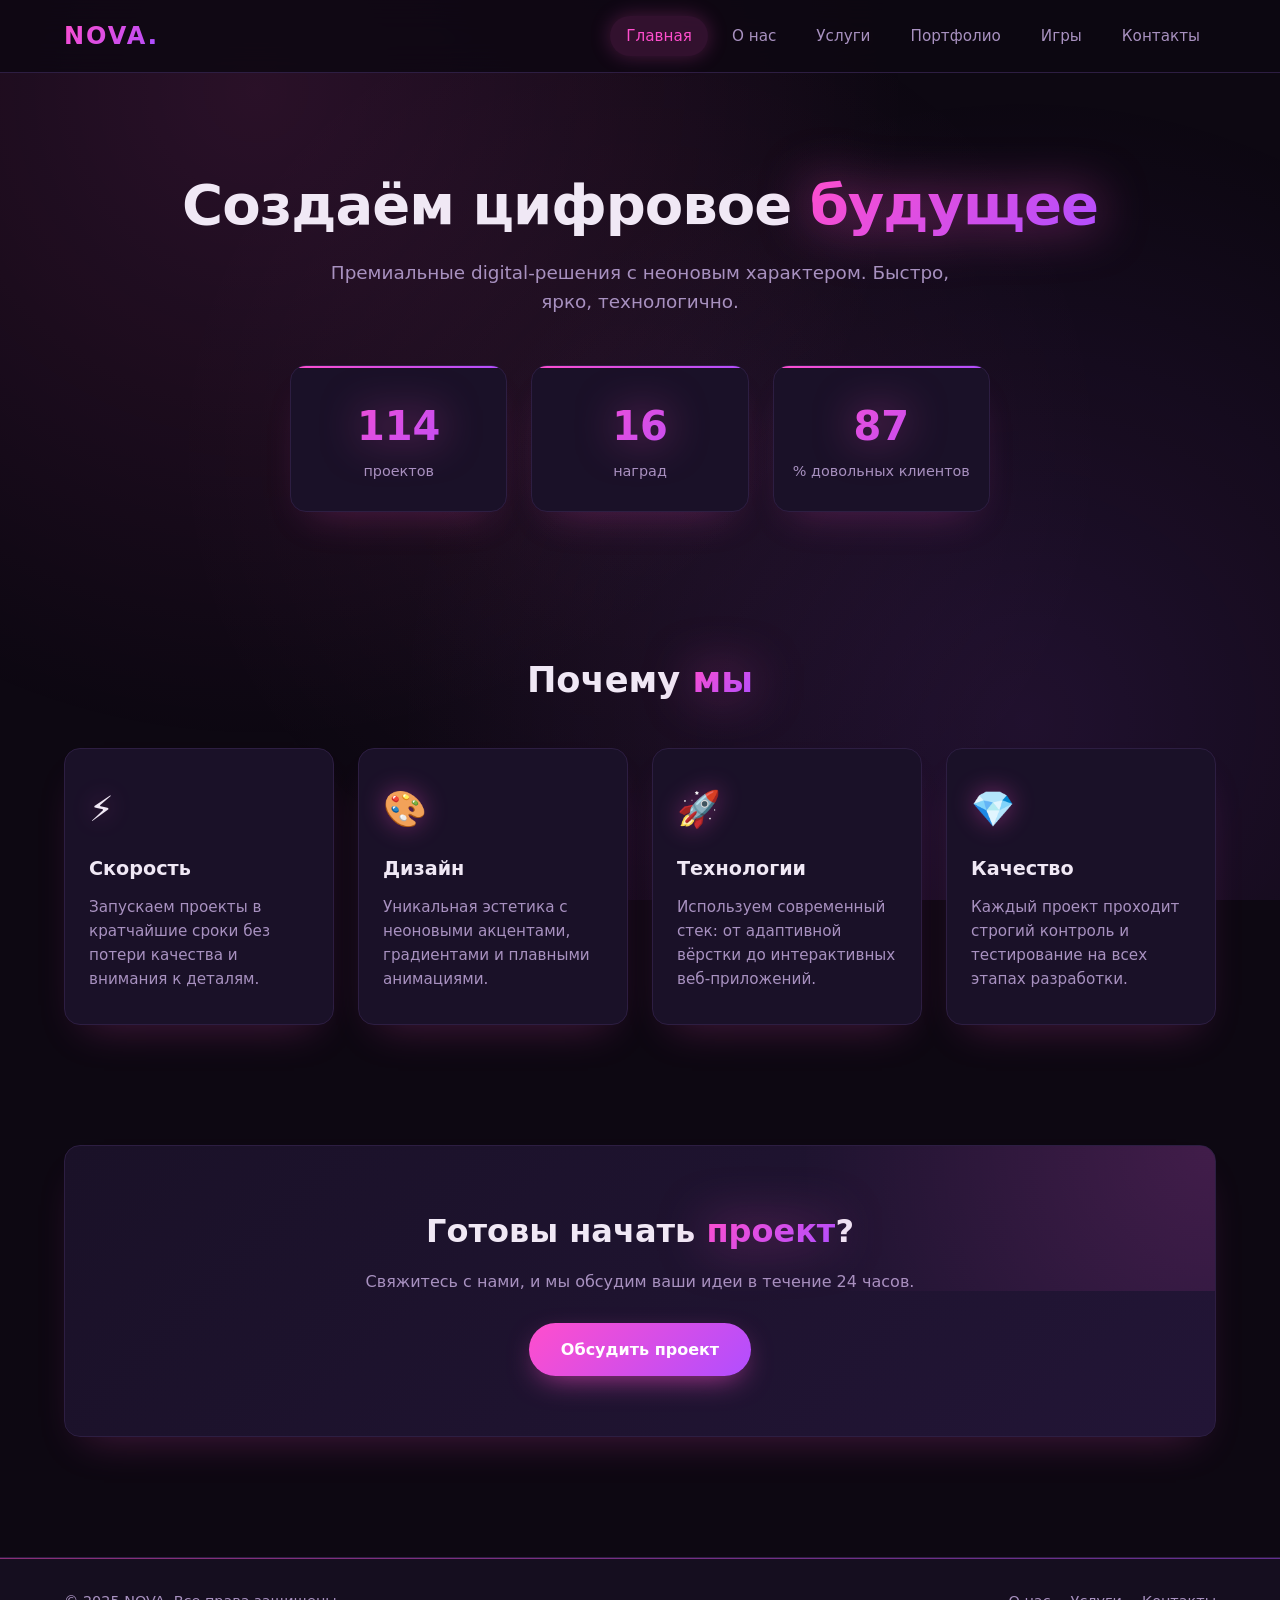
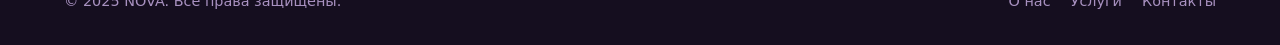
<file: index.html>
<!DOCTYPE html>
<html lang="ru">
<head>
  <meta charset="UTF-8">
  <meta name="viewport" content="width=device-width, initial-scale=1.0">
  <title>NOVA — Главная</title>
  <link rel="stylesheet" href="styles.css">
</head>
<body>
  <header class="header">
    <div class="nav-container">
      <a href="index.html" class="logo">NOVA<span>.</span></a>
      <nav class="nav">
        <a href="index.html" class="nav-link active">Главная</a>
        <a href="about.html" class="nav-link">О нас</a>
        <a href="services.html" class="nav-link">Услуги</a>
        <a href="portfolio.html" class="nav-link">Портфолио</a>
        <a href="games.html" class="nav-link">Игры</a>
        <a href="contact.html" class="nav-link">Контакты</a>
      </nav>
      <button class="menu-toggle" aria-label="Меню">☰</button>
    </div>
  </header>

  <main>
    <section class="hero">
      <div class="container">
        <h1 class="hero-title fade-up">Создаём цифровое <span class="accent">будущее</span></h1>
        <p class="hero-subtitle fade-up">Премиальные digital-решения с неоновым характером. Быстро, ярко, технологично.</p>
        <div class="counter-grid fade-up">
          <div class="counter-item">
            <span class="counter" data-target="126">0</span>
            <span class="counter-label">проектов</span>
          </div>
          <div class="counter-item">
            <span class="counter" data-target="18">0</span>
            <span class="counter-label">наград</span>
          </div>
          <div class="counter-item">
            <span class="counter" data-target="97">0</span>
            <span class="counter-label">% довольных клиентов</span>
          </div>
        </div>
      </div>
    </section>

    <section class="section">
      <div class="container">
        <h2 class="section-title fade-up">Почему <span class="accent">мы</span></h2>
        <div class="card-grid">
          <article class="card fade-up">
            <div class="card-icon">⚡</div>
            <h3>Скорость</h3>
            <p>Запускаем проекты в кратчайшие сроки без потери качества и внимания к деталям.</p>
          </article>
          <article class="card fade-up">
            <div class="card-icon">🎨</div>
            <h3>Дизайн</h3>
            <p>Уникальная эстетика с неоновыми акцентами, градиентами и плавными анимациями.</p>
          </article>
          <article class="card fade-up">
            <div class="card-icon">🚀</div>
            <h3>Технологии</h3>
            <p>Используем современный стек: от адаптивной вёрстки до интерактивных веб-приложений.</p>
          </article>
          <article class="card fade-up">
            <div class="card-icon">💎</div>
            <h3>Качество</h3>
            <p>Каждый проект проходит строгий контроль и тестирование на всех этапах разработки.</p>
          </article>
        </div>
      </div>
    </section>

    <section class="section">
      <div class="container">
        <div class="cta fade-up">
          <h2>Готовы начать <span class="accent">проект</span>?</h2>
          <p>Свяжитесь с нами, и мы обсудим ваши идеи в течение 24 часов.</p>
          <a href="contact.html" class="btn">Обсудить проект</a>
        </div>
      </div>
    </section>
  </main>

  <footer class="footer">
    <div class="container footer-inner">
      <p>© 2025 NOVA. Все права защищены.</p>
      <div class="footer-links">
        <a href="about.html">О нас</a>
        <a href="services.html">Услуги</a>
        <a href="contact.html">Контакты</a>
      </div>
    </div>
  </footer>

  <script src="script.js"></script>
</body>
</html>
</file>
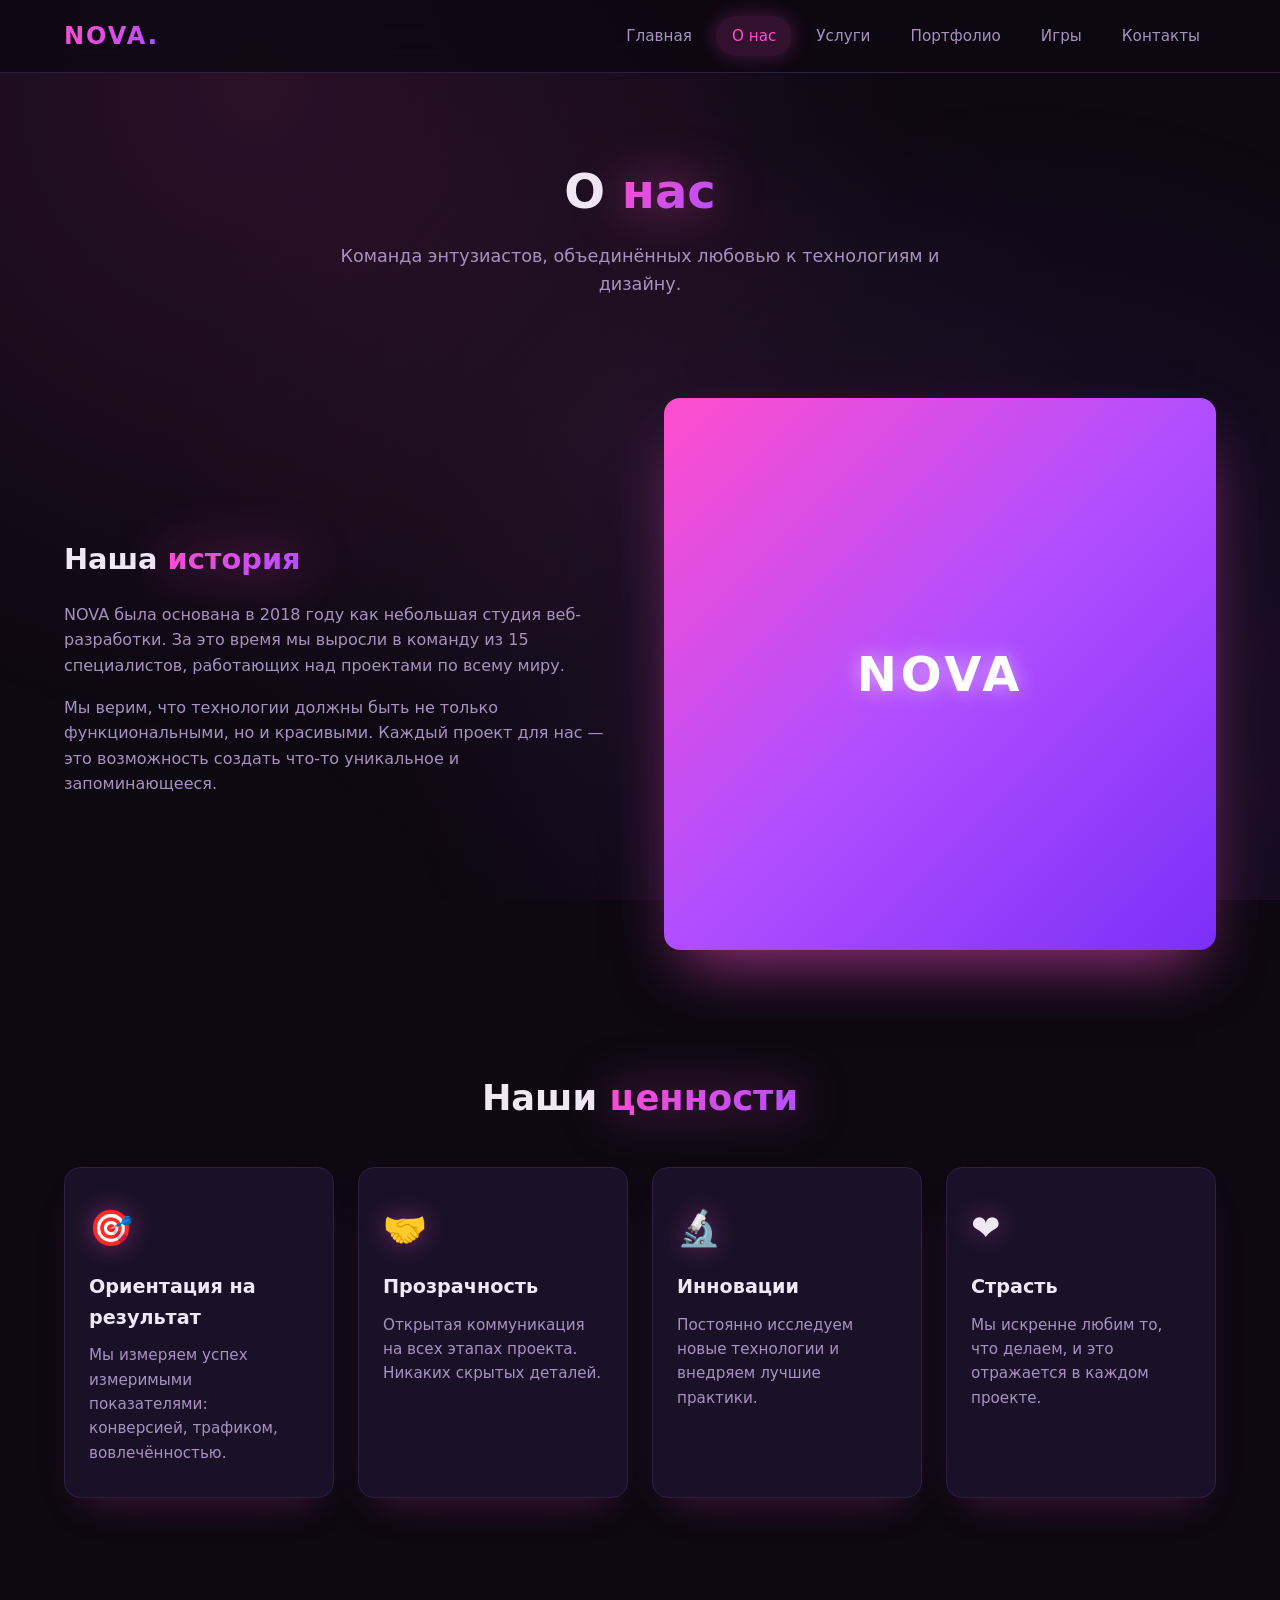
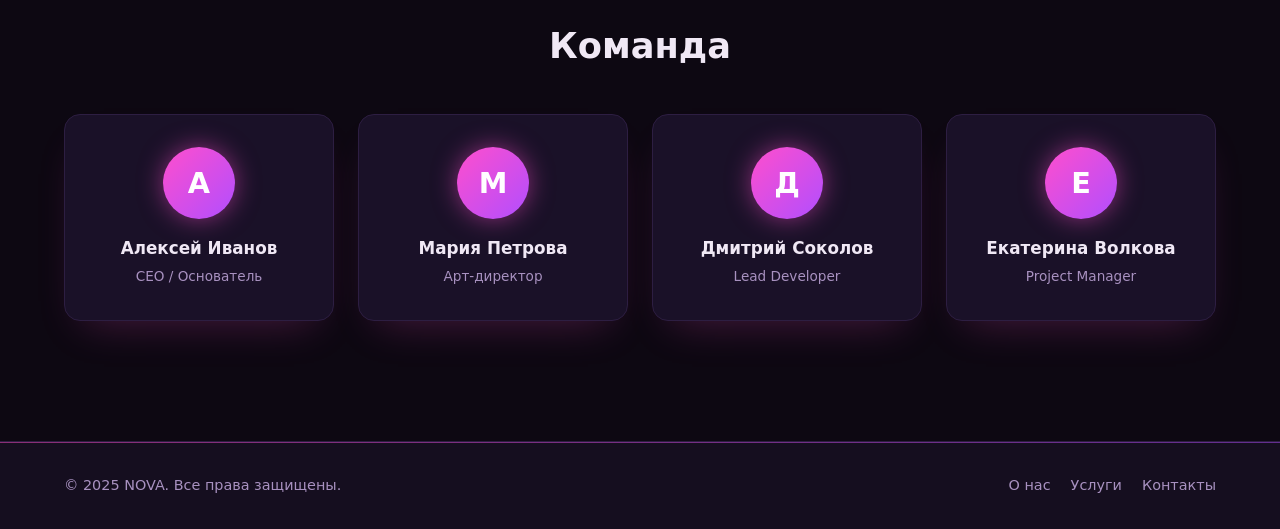
<file: about.html>
<!DOCTYPE html>
<html lang="ru">
<head>
  <meta charset="UTF-8">
  <meta name="viewport" content="width=device-width, initial-scale=1.0">
  <title>NOVA — О нас</title>
  <link rel="stylesheet" href="styles.css">
</head>
<body>
  <header class="header">
    <div class="nav-container">
      <a href="index.html" class="logo">NOVA<span>.</span></a>
      <nav class="nav">
        <a href="index.html" class="nav-link">Главная</a>
        <a href="about.html" class="nav-link active">О нас</a>
        <a href="services.html" class="nav-link">Услуги</a>
        <a href="portfolio.html" class="nav-link">Портфолио</a>
        <a href="games.html" class="nav-link">Игры</a>
        <a href="contact.html" class="nav-link">Контакты</a>
      </nav>
      <button class="menu-toggle" aria-label="Меню">☰</button>
    </div>
  </header>

  <main>
    <section class="section page-header">
      <div class="container">
        <h1 class="page-title fade-up">О <span class="accent">нас</span></h1>
        <p class="page-subtitle fade-up">Команда энтузиастов, объединённых любовью к технологиям и дизайну.</p>
      </div>
    </section>

    <section class="section">
      <div class="container">
        <div class="about-grid">
          <div class="about-text fade-up">
            <h2>Наша <span class="accent">история</span></h2>
            <p>NOVA была основана в 2018 году как небольшая студия веб-разработки. За это время мы выросли в команду из 15 специалистов, работающих над проектами по всему миру.</p>
            <p>Мы верим, что технологии должны быть не только функциональными, но и красивыми. Каждый проект для нас — это возможность создать что-то уникальное и запоминающееся.</p>
          </div>
          <div class="about-image fade-up">
            <div class="gradient-box">NOVA</div>
          </div>
        </div>
      </div>
    </section>

    <section class="section">
      <div class="container">
        <h2 class="section-title fade-up">Наши <span class="accent">ценности</span></h2>
        <div class="card-grid">
          <article class="card fade-up">
            <div class="card-icon">🎯</div>
            <h3>Ориентация на результат</h3>
            <p>Мы измеряем успех измеримыми показателями: конверсией, трафиком, вовлечённостью.</p>
          </article>
          <article class="card fade-up">
            <div class="card-icon">🤝</div>
            <h3>Прозрачность</h3>
            <p>Открытая коммуникация на всех этапах проекта. Никаких скрытых деталей.</p>
          </article>
          <article class="card fade-up">
            <div class="card-icon">🔬</div>
            <h3>Инновации</h3>
            <p>Постоянно исследуем новые технологии и внедряем лучшие практики.</p>
          </article>
          <article class="card fade-up">
            <div class="card-icon">❤️</div>
            <h3>Страсть</h3>
            <p>Мы искренне любим то, что делаем, и это отражается в каждом проекте.</p>
          </article>
        </div>
      </div>
    </section>

    <section class="section">
      <div class="container">
        <h2 class="section-title fade-up">Команда</h2>
        <div class="team-grid">
          <div class="team-card fade-up">
            <div class="avatar">A</div>
            <h3>Алексей Иванов</h3>
            <p>CEO / Основатель</p>
          </div>
          <div class="team-card fade-up">
            <div class="avatar">М</div>
            <h3>Мария Петрова</h3>
            <p>Арт-директор</p>
          </div>
          <div class="team-card fade-up">
            <div class="avatar">Д</div>
            <h3>Дмитрий Соколов</h3>
            <p>Lead Developer</p>
          </div>
          <div class="team-card fade-up">
            <div class="avatar">Е</div>
            <h3>Екатерина Волкова</h3>
            <p>Project Manager</p>
          </div>
        </div>
      </div>
    </section>
  </main>

  <footer class="footer">
    <div class="container footer-inner">
      <p>© 2025 NOVA. Все права защищены.</p>
      <div class="footer-links">
        <a href="about.html">О нас</a>
        <a href="services.html">Услуги</a>
        <a href="contact.html">Контакты</a>
      </div>
    </div>
  </footer>

  <script src="script.js"></script>
</body>
</html>
</file>
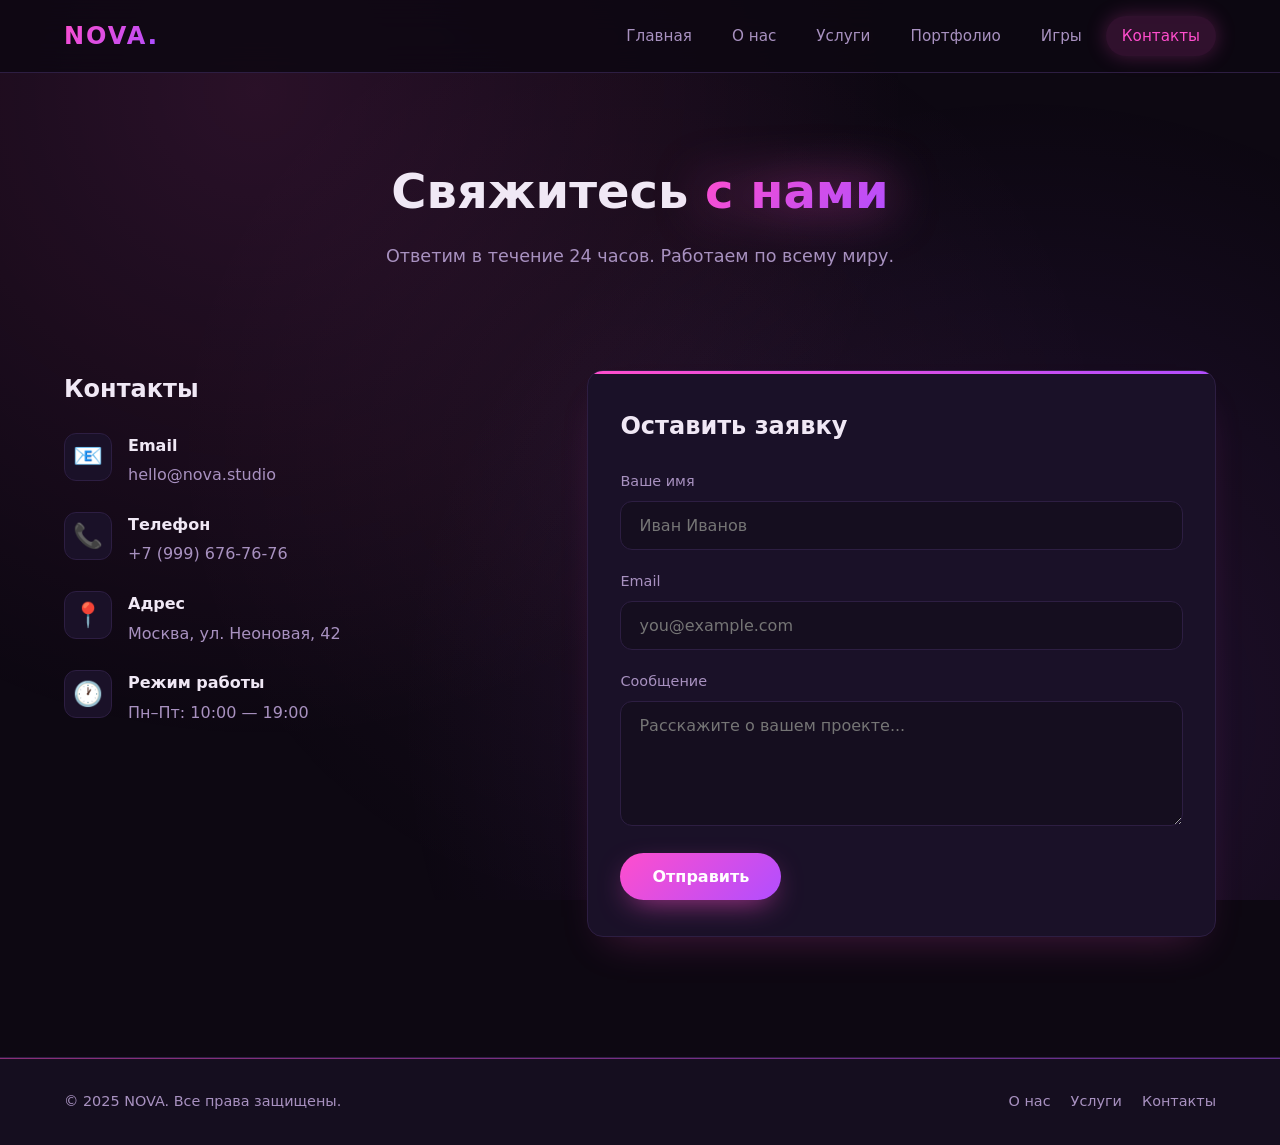
<file: contact.html>
<!DOCTYPE html>
<html lang="ru">
<head>
  <meta charset="UTF-8">
  <meta name="viewport" content="width=device-width, initial-scale=1.0">
  <title>NOVA — Контакты</title>
  <link rel="stylesheet" href="styles.css">
</head>
<body>
  <header class="header">
    <div class="nav-container">
      <a href="index.html" class="logo">NOVA<span>.</span></a>
      <nav class="nav">
        <a href="index.html" class="nav-link">Главная</a>
        <a href="about.html" class="nav-link">О нас</a>
        <a href="services.html" class="nav-link">Услуги</a>
        <a href="portfolio.html" class="nav-link">Портфолио</a>
        <a href="games.html" class="nav-link">Игры</a>
        <a href="contact.html" class="nav-link active">Контакты</a>
      </nav>
      <button class="menu-toggle" aria-label="Меню">☰</button>
    </div>
  </header>

  <main>
    <section class="section page-header">
      <div class="container">
        <h1 class="page-title fade-up">Свяжитесь <span class="accent">с нами</span></h1>
        <p class="page-subtitle fade-up">Ответим в течение 24 часов. Работаем по всему миру.</p>
      </div>
    </section>

    <section class="section">
      <div class="container">
        <div class="contact-grid">
          <div class="contact-info fade-up">
            <h2>Контакты</h2>
            <div class="contact-item">
              <span class="contact-icon">📧</span>
              <div>
                <strong>Email</strong>
                <p>hello@nova.studio</p>
              </div>
            </div>
            <div class="contact-item">
              <span class="contact-icon">📞</span>
              <div>
                <strong>Телефон</strong>
                <p>+7 (999) 676-76-76</p>
              </div>
            </div>
            <div class="contact-item">
              <span class="contact-icon">📍</span>
              <div>
                <strong>Адрес</strong>
                <p>Москва, ул. Неоновая, 42</p>
              </div>
            </div>
            <div class="contact-item">
              <span class="contact-icon">🕐</span>
              <div>
                <strong>Режим работы</strong>
                <p>Пн–Пт: 10:00 — 19:00</p>
              </div>
            </div>
          </div>

          <form class="contact-form fade-up" id="contactForm">
            <h2>Оставить заявку</h2>
            <div class="form-group">
              <label for="name">Ваше имя</label>
              <input type="text" id="name" required placeholder="Иван Иванов">
            </div>
            <div class="form-group">
              <label for="email">Email</label>
              <input type="email" id="email" required placeholder="you@example.com">
            </div>
            <div class="form-group">
              <label for="message">Сообщение</label>
              <textarea id="message" rows="5" required placeholder="Расскажите о вашем проекте..."></textarea>
            </div>
            <button type="submit" class="btn">Отправить</button>
            <p class="form-success" id="formSuccess">✓ Спасибо! Мы свяжемся с вами скоро.</p>
          </form>
        </div>
      </div>
    </section>
  </main>

  <footer class="footer">
    <div class="container footer-inner">
      <p>© 2025 NOVA. Все права защищены.</p>
      <div class="footer-links">
        <a href="about.html">О нас</a>
        <a href="services.html">Уcлуги</a>
        <a href="contact.html">Контакты</a>
      </div>
    </div>
  </footer>

  <script src="script.js"></script>
</body>
</html>
</file>
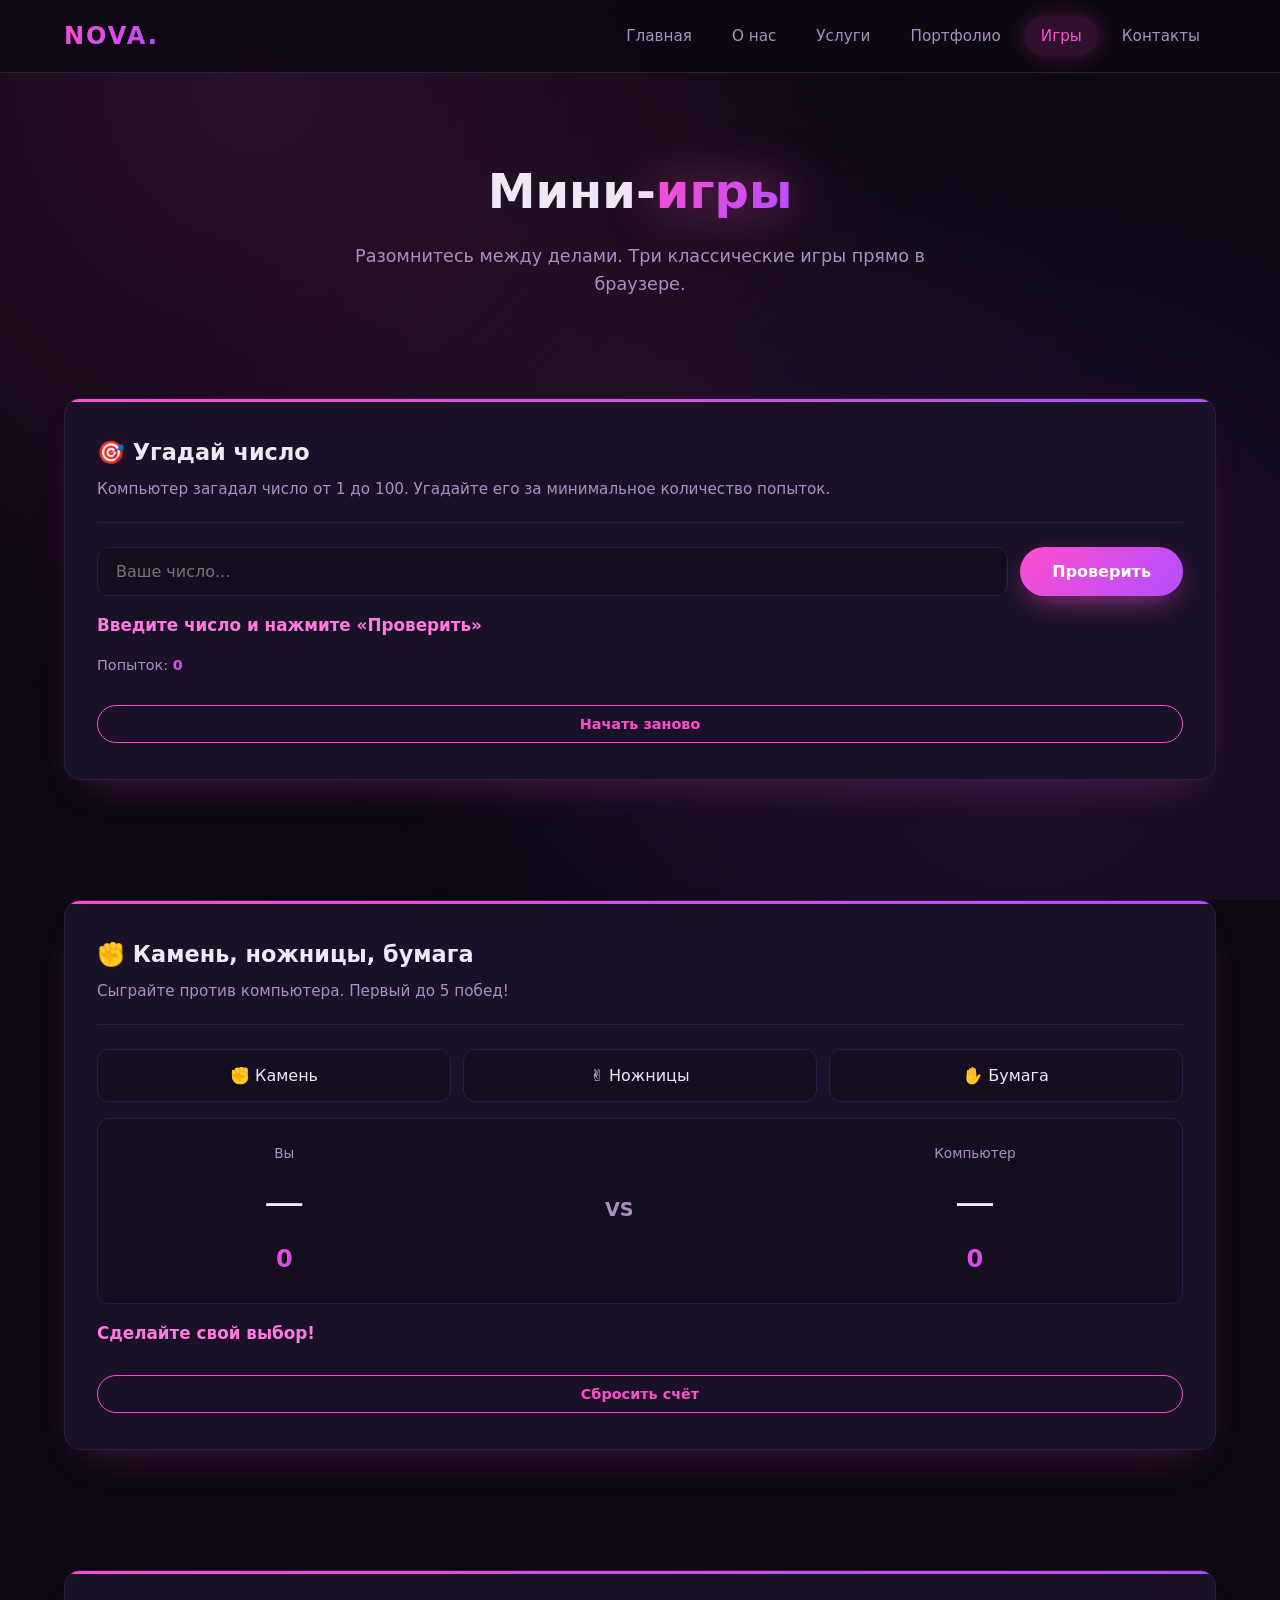
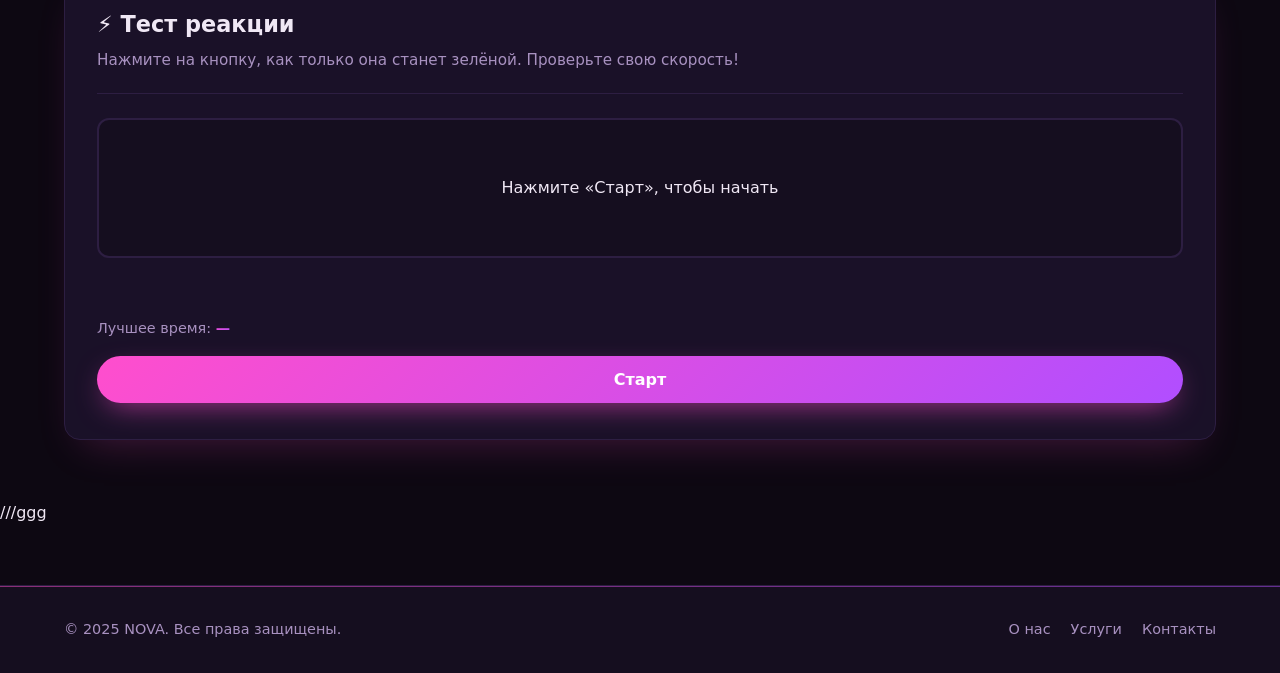
<file: games.html>
<!DOCTYPE html>
<html lang="ru">
<head>
  <meta charset="UTF-8">
  <meta name="viewport" content="width=device-width, initial-scale=1.0">
  <title>NOVA — Игры</title>
  <link rel="stylesheet" href="styles.css">
</head>
<body>
  <header class="header">
    <div class="nav-container">
      <a href="index.html" class="logo">NOVA<span>.</span></a>
      <nav class="nav">
        <a href="index.html" class="nav-link">Главная</a>
        <a href="about.html" class="nav-link">О нас</a>
        <a href="services.html" class="nav-link">Услуги</a>
        <a href="portfolio.html" class="nav-link">Портфолио</a>
        <a href="games.html" class="nav-link active">Игры</a>
        <a href="contact.html" class="nav-link">Контакты</a>
      </nav>
      <button class="menu-toggle" aria-label="Меню">☰</button>
    </div>
  </header>

  <main>
    <section class="section page-header">
      <div class="container">
        <h1 class="page-title fade-up">Мини-<span class="accent">игры</span></h1>
        <p class="page-subtitle fade-up">Разомнитесь между делами. Три классические игры прямо в браузере.</p>
      </div>
    </section>

    <!-- Игра 1: Угадай число -->
    <section class="section">
      <div class="container">
        <div class="game-card fade-up">
          <div class="game-header">
            <h2>🎯 Угадай число</h2>
            <p>Компьютер загадал число от 1 до 100. Угадайте его за минимальное количество попыток.</p>
          </div>
          <div class="game-body" id="guessGame">
            <div class="game-input-row">
              <input type="number" id="guessInput" min="1" max="100" placeholder="Ваше число..." class="game-input">
              <button class="btn" id="guessBtn">Проверить</button>
            </div>
            <p class="game-message" id="guessMessage">Введите число и нажмите «Проверить»</p>
            <p class="game-stats">Попыток: <span id="guessAttempts">0</span></p>
            <button class="btn btn-ghost" id="guessReset">Начать заново</button>
          </div>
        </div>
      </div>
    </section>

    <!-- Игра 2: Камень-Ножницы-Бумага -->
    <section class="section">
      <div class="container">
        <div class="game-card fade-up">
          <div class="game-header">
            <h2>✊ Камень, ножницы, бумага</h2>
            <p>Сыграйте против компьютера. Первый до 5 побед!</p>
          </div>
          <div class="game-body" id="rpsGame">
            <div class="rps-choices">
              <button class="rps-btn" data-choice="rock">✊ Камень</button>
              <button class="rps-btn" data-choice="scissors">✌️ Ножницы</button>
              <button class="rps-btn" data-choice="paper">✋ Бумага</button>
            </div>
            <div class="rps-result">
              <div class="rps-side">
                <span class="rps-label">Вы</span>
                <span class="rps-icon" id="rpsPlayer">—</span>
                <span class="rps-score" id="rpsPlayerScore">0</span>
              </div>
              <div class="rps-vs">VS</div>
              <div class="rps-side">
                <span class="rps-label">Компьютер</span>
                <span class="rps-icon" id="rpsComputer">—</span>
                <span class="rps-score" id="rpsComputerScore">0</span>
              </div>
            </div>
            <p class="game-message" id="rpsMessage">Сделайте свой выбор!</p>
            <button class="btn btn-ghost" id="rpsReset">Сбросить счёт</button>
          </div>
        </div>
      </div>
    </section>

    <!-- Игра 3: Реакция -->
    <section class="section">
      <div class="container">
        <div class="game-card fade-up">
          <div class="game-header">
            <h2>⚡ Тест реакции</h2>
            <p>Нажмите на кнопку, как только она станет зелёной. Проверьте свою скорость!</p>
          </div>
          <div class="game-body" id="reactionGame">
            <div class="reaction-area" id="reactionArea">
              <p id="reactionText">Нажмите «Старт», чтобы начать</p>
            </div>
            <p class="game-message" id="reactionMessage"></p>
            <p class="game-stats">Лучшее время: <span id="reactionBest">—</span></p>
            <button class="btn" id="reactionStart">Старт</button>
          </div>
        </div>
      </div>
    </section>
  </main>
///ggg
  <footer class="footer">
    <div class="container footer-inner">
      <p>© 2025 NOVA. Все права защищены.</p>
      <div class="footer-links">
        <a href="about.html">О нас</a>
        <a href="services.html">Услуги</a>
        <a href="contact.html">Контакты</a>
      </div>
    </div>
  </footer>

  <script src="script.js"></script>
</body>
</html>
</file>
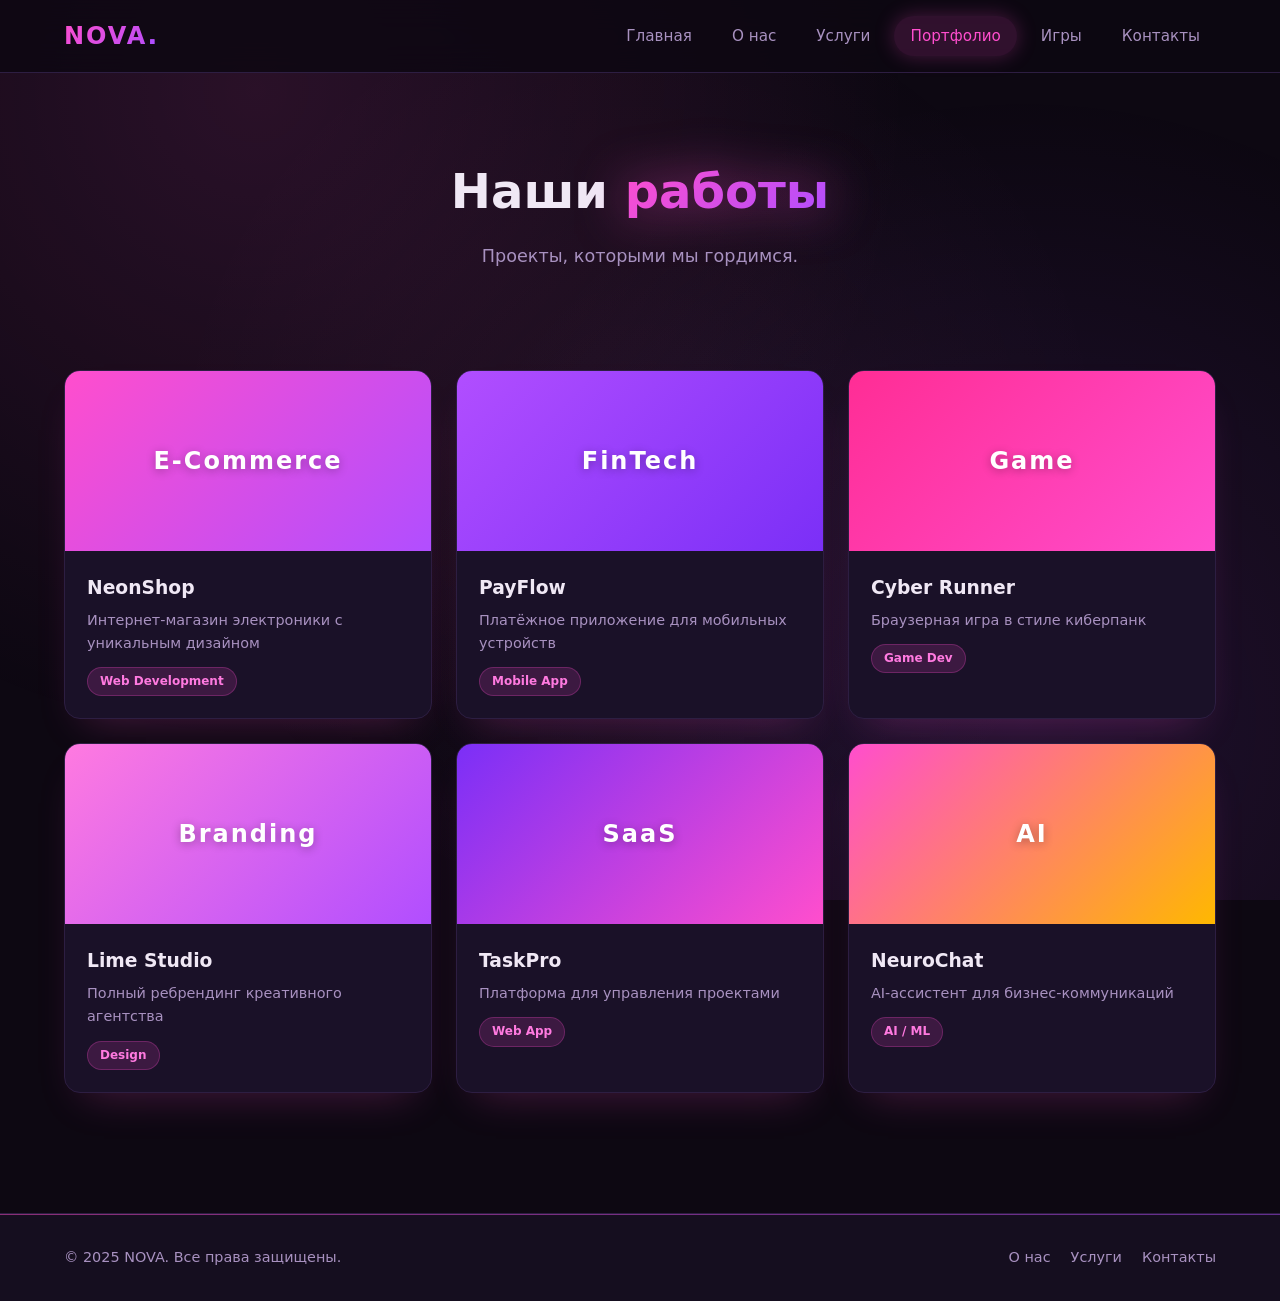
<file: portfolio.html>
<!DOCTYPE html>
<html lang="ru">
<head>
  <meta charset="UTF-8">
  <meta name="viewport" content="width=device-width, initial-scale=1.0">
  <title>NOVA — Портфолио</title>
  <link rel="stylesheet" href="styles.css">
</head>
<body>
  <header class="header">
    <div class="nav-container">
      <a href="index.html" class="logo">NOVA<span>.</span></a>
      <nav class="nav">
        <a href="index.html" class="nav-link">Главная</a>
        <a href="about.html" class="nav-link">О нас</a>
        <a href="services.html" class="nav-link">Услуги</a>
        <a href="portfolio.html" class="nav-link active">Портфолио</a>
        <a href="games.html" class="nav-link">Игры</a>
        <a href="contact.html" class="nav-link">Контакты</a>
      </nav>
      <button class="menu-toggle" aria-label="Меню">☰</button>
    </div>
  </header>

  <main>
    <section class="section page-header">
      <div class="container">
        <h1 class="page-title fade-up">Наши <span class="accent">работы</span></h1>
        <p class="page-subtitle fade-up">Проекты, которыми мы гордимся.</p>
      </div>
    </section>

    <section class="section">
      <div class="container">
        <div class="portfolio-grid">
          <article class="portfolio-card fade-up">
            <div class="portfolio-preview gradient-1">E-Commerce</div>
            <div class="portfolio-info">
              <h3>NeonShop</h3>
              <p>Интернет-магазин электроники с уникальным дизайном</p>
              <span class="tag">Web Development</span>
            </div>
          </article>
          <article class="portfolio-card fade-up">
            <div class="portfolio-preview gradient-2">FinTech</div>
            <div class="portfolio-info">
              <h3>PayFlow</h3>
              <p>Платёжное приложение для мобильных устройств</p>
              <span class="tag">Mobile App</span>
            </div>
          </article>
          <article class="portfolio-card fade-up">
            <div class="portfolio-preview gradient-3">Game</div>
            <div class="portfolio-info">
              <h3>Cyber Runner</h3>
              <p>Браузерная игра в стиле киберпанк</p>
              <span class="tag">Game Dev</span>
            </div>
          </article>
          <article class="portfolio-card fade-up">
            <div class="portfolio-preview gradient-4">Branding</div>
            <div class="portfolio-info">
              <h3>Lime Studio</h3>
              <p>Полный ребрендинг креативного агентства</p>
              <span class="tag">Design</span>
            </div>
          </article>
          <article class="portfolio-card fade-up">
            <div class="portfolio-preview gradient-5">SaaS</div>
            <div class="portfolio-info">
              <h3>TaskPro</h3>
              <p>Платформа для управления проектами</p>
              <span class="tag">Web App</span>
            </div>
          </article>
          <article class="portfolio-card fade-up">
            <div class="portfolio-preview gradient-6">AI</div>
            <div class="portfolio-info">
              <h3>NeuroChat</h3>
              <p>AI-ассистент для бизнес-коммуникаций</p>
              <span class="tag">AI / ML</span>
            </div>
          </article>
        </div>
      </div>
    </section>
  </main>

  <footer class="footer">
    <div class="container footer-inner">
      <p>© 2025 NOVA. Все права защищены.</p>
      <div class="footer-links">
        <a href="about.html">О нас</a>
        <a href="services.html">Услуги</a>
        <a href="contact.html">Контакты</a>
      </div>
    </div>
  </footer>

  <script src="script.js"></script>
</body>
</html>
</file>
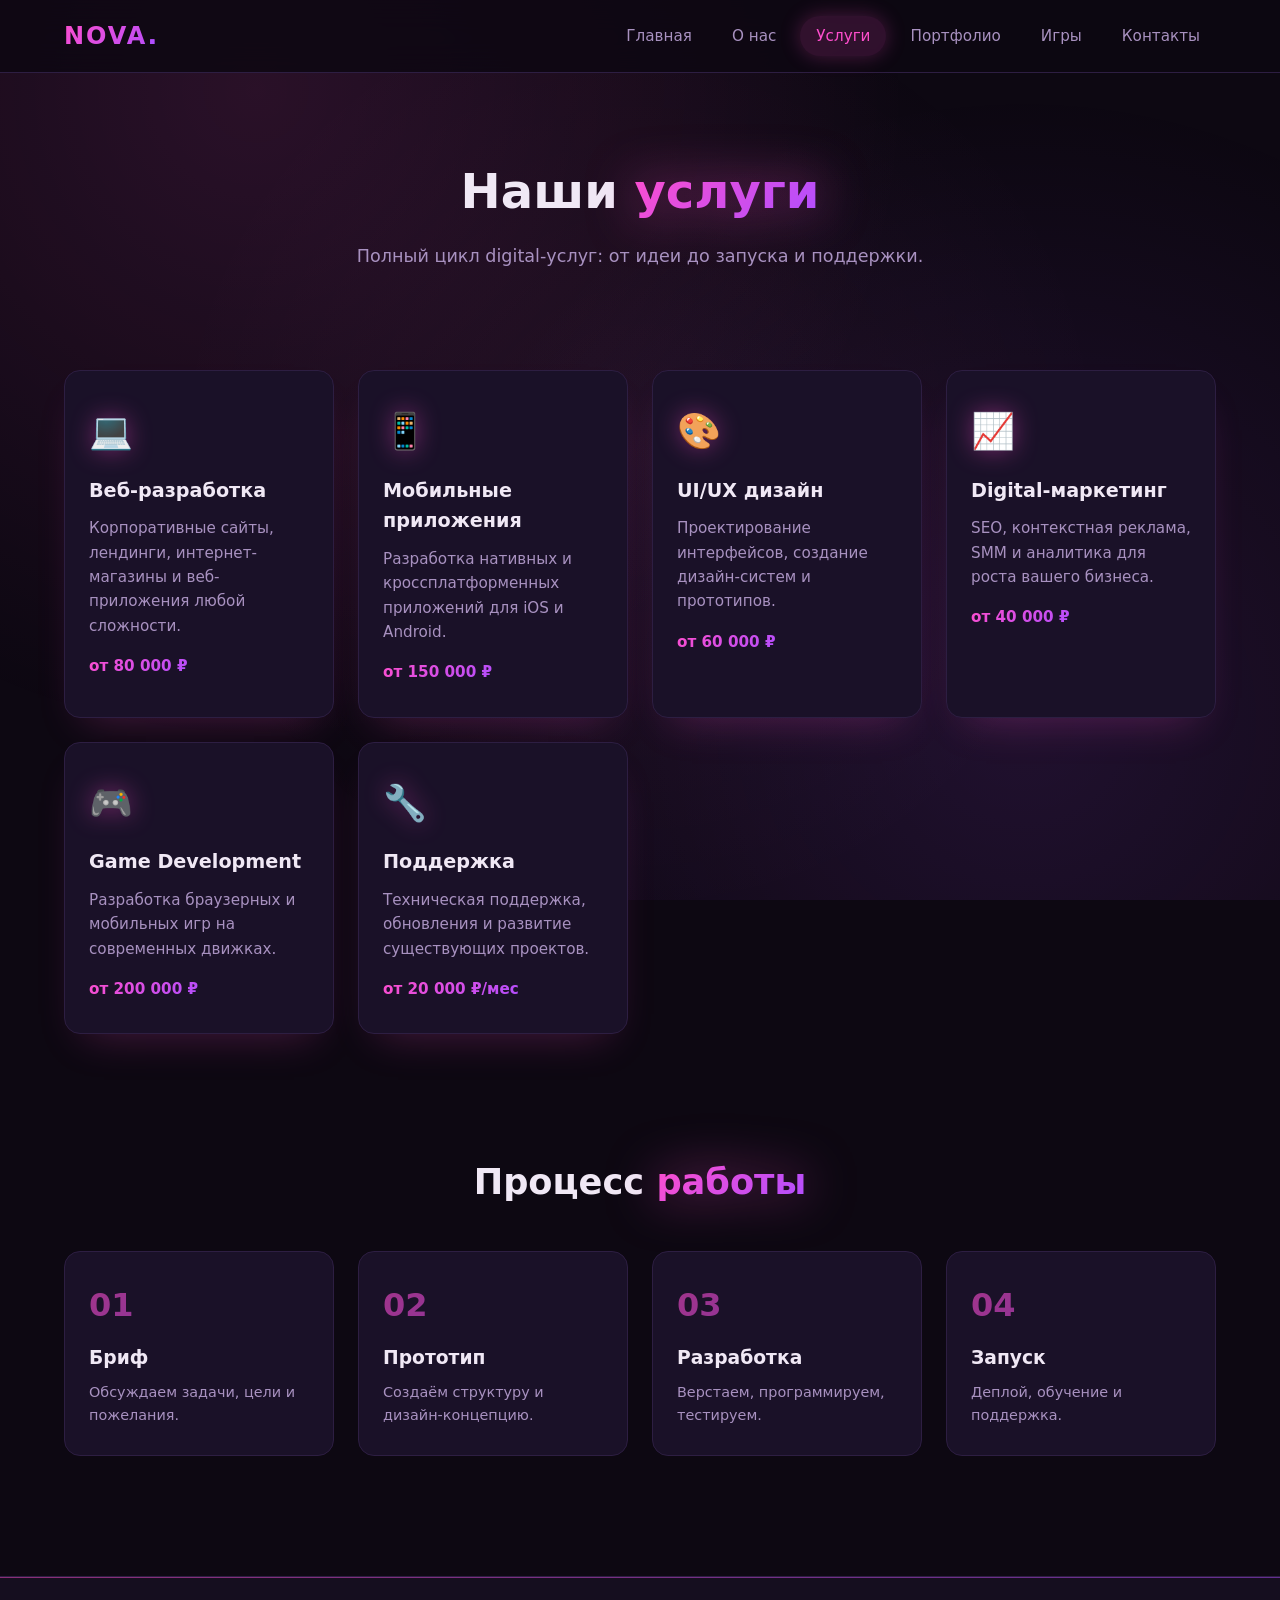
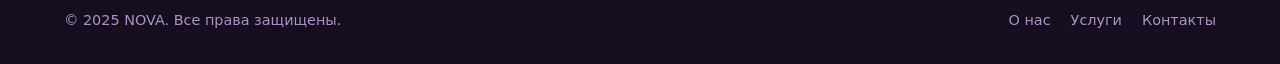
<file: services.html>
<!DOCTYPE html>
<html lang="ru">
<head>
  <meta charset="UTF-8">
  <meta name="viewport" content="width=device-width, initial-scale=1.0">
  <title>NOVA — Услуги</title>
  <link rel="stylesheet" href="styles.css">
</head>
<body>
  <header class="header">
    <div class="nav-container">
      <a href="index.html" class="logo">NOVA<span>.</span></a>
      <nav class="nav">
        <a href="index.html" class="nav-link">Главная</a>
        <a href="about.html" class="nav-link">О нас</a>
        <a href="services.html" class="nav-link active">Услуги</a>
        <a href="portfolio.html" class="nav-link">Портфолио</a>
        <a href="games.html" class="nav-link">Игры</a>
        <a href="contact.html" class="nav-link">Контакты</a>
      </nav>
      <button class="menu-toggle" aria-label="Меню">☰</button>
    </div>
  </header>

  <main>
    <section class="section page-header">
      <div class="container">
        <h1 class="page-title fade-up">Наши <span class="accent">услуги</span></h1>
        <p class="page-subtitle fade-up">Полный цикл digital-услуг: от идеи до запуска и поддержки.</p>
      </div>
    </section>

    <section class="section">
      <div class="container">
        <div class="card-grid">
          <article class="card fade-up">
            <div class="card-icon">💻</div>
            <h3>Веб-разработка</h3>
            <p>Корпоративные сайты, лендинги, интернет-магазины и веб-приложения любой сложности.</p>
            <span class="price">от 80 000 ₽</span>
          </article>
          <article class="card fade-up">
            <div class="card-icon">📱</div>
            <h3>Мобильные приложения</h3>
            <p>Разработка нативных и кроссплатформенных приложений для iOS и Android.</p>
            <span class="price">от 150 000 ₽</span>
          </article>
          <article class="card fade-up">
            <div class="card-icon">🎨</div>
            <h3>UI/UX дизайн</h3>
            <p>Проектирование интерфейсов, создание дизайн-систем и прототипов.</p>
            <span class="price">от 60 000 ₽</span>
          </article>
          <article class="card fade-up">
            <div class="card-icon">📈</div>
            <h3>Digital-маркетинг</h3>
            <p>SEO, контекстная реклама, SMM и аналитика для роста вашего бизнеса.</p>
            <span class="price">от 40 000 ₽</span>
          </article>
          <article class="card fade-up">
            <div class="card-icon">🎮</div>
            <h3>Game Development</h3>
            <p>Разработка браузерных и мобильных игр на современных движках.</p>
            <span class="price">от 200 000 ₽</span>
          </article>
          <article class="card fade-up">
            <div class="card-icon">🔧</div>
            <h3>Поддержка</h3>
            <p>Техническая поддержка, обновления и развитие существующих проектов.</p>
            <span class="price">от 20 000 ₽/мес</span>
          </article>
        </div>
      </div>
    </section>

    <section class="section">
      <div class="container">
        <h2 class="section-title fade-up">Процесс <span class="accent">работы</span></h2>
        <div class="steps">
          <div class="step fade-up">
            <span class="step-num">01</span>
            <h3>Бриф</h3>
            <p>Обсуждаем задачи, цели и пожелания.</p>
          </div>
          <div class="step fade-up">
            <span class="step-num">02</span>
            <h3>Прототип</h3>
            <p>Создаём структуру и дизайн-концепцию.</p>
          </div>
          <div class="step fade-up">
            <span class="step-num">03</span>
            <h3>Разработка</h3>
            <p>Верстаем, программируем, тестируем.</p>
          </div>
          <div class="step fade-up">
            <span class="step-num">04</span>
            <h3>Запуск</h3>
            <p>Деплой, обучение и поддержка.</p>
          </div>
        </div>
      </div>
    </section>
  </main>

  <footer class="footer">
    <div class="container footer-inner">
      <p>© 2025 NOVA. Все права защищены.</p>
      <div class="footer-links">
        <a href="about.html">О нас</a>
        <a href="services.html">Услуги</a>
        <a href="contact.html">Контакты</a>
      </div>
    </div>
  </footer>

  <script src="script.js"></script>
</body>
</html>
</file>
<file: styles.css>
/* ===== Базовые переменные ===== */
:root {
  --bg: #0d0812;
  --bg-2: #150e1f;
  --card-bg: #1a1128;
  --border: #2d1e42;
  --text: #f0e8f5;
  --text-muted: #a891c0;
  --accent: #ff4ecd;
  --accent-2: #b14eff;
  --accent-3: #ff7ae0;
  --gradient: linear-gradient(135deg, #ff4ecd 0%, #b14eff 100%);
  --gradient-soft: linear-gradient(135deg, rgba(255, 78, 205, 0.15) 0%, rgba(177, 78, 255, 0.15) 100%);
  --shadow: 0 20px 40px -20px rgba(255, 78, 205, 0.25);
  --shadow-hover: 0 30px 60px -20px rgba(255, 78, 205, 0.5);
  --radius: 16px;
  --transition: 0.3s cubic-bezier(0.4, 0, 0.2, 1);
}

/* ===== Сброс ===== */
* {
  margin: 0;
  padding: 0;
  box-sizing: border-box;
}

html {
  scroll-behavior: smooth;
}

body {
  font-family: 'Segoe UI', system-ui, -apple-system, sans-serif;
  background: var(--bg);
  color: var(--text);
  line-height: 1.6;
  min-height: 100vh;
  overflow-x: hidden;
}

body::before {
  content: '';
  position: fixed;
  inset: 0;
  background:
    radial-gradient(circle at 20% 10%, rgba(255, 78, 205, 0.12) 0%, transparent 50%),
    radial-gradient(circle at 80% 80%, rgba(177, 78, 255, 0.12) 0%, transparent 50%),
    radial-gradient(circle at 50% 50%, rgba(255, 122, 224, 0.05) 0%, transparent 60%);
  pointer-events: none;
  z-index: -1;
}

a {
  color: inherit;
  text-decoration: none;
}

img {
  max-width: 100%;
  display: block;
}

/* ===== Контейнер ===== */
.container {
  max-width: 1200px;
  margin: 0 auto;
  padding: 0 24px;
}

/* ===== Хедер ===== */
.header {
  position: sticky;
  top: 0;
  z-index: 100;
  background: rgba(13, 8, 18, 0.85);
  backdrop-filter: blur(16px);
  -webkit-backdrop-filter: blur(16px);
  border-bottom: 1px solid var(--border);
}

.nav-container {
  max-width: 1200px;
  margin: 0 auto;
  padding: 16px 24px;
  display: flex;
  align-items: center;
  justify-content: space-between;
  gap: 24px;
}

.logo {
  font-size: 1.5rem;
  font-weight: 800;
  letter-spacing: 2px;
  transition: var(--transition);
  background: var(--gradient);
  -webkit-background-clip: text;
  background-clip: text;
  -webkit-text-fill-color: transparent;
}

.logo span {
  -webkit-text-fill-color: var(--accent-2);
  color: var(--accent-2);
}

.logo:hover {
  filter: drop-shadow(0 0 15px rgba(255, 78, 205, 0.7));
}

.nav {
  display: flex;
  gap: 8px;
  flex-wrap: wrap;
}

.nav-link {
  padding: 8px 16px;
  border-radius: 999px;
  font-size: 0.95rem;
  color: var(--text-muted);
  transition: var(--transition);
  position: relative;
}

.nav-link:hover {
  color: var(--accent);
  background: rgba(255, 78, 205, 0.1);
}

.nav-link.active {
  color: var(--accent);
  background: rgba(255, 78, 205, 0.15);
  box-shadow: 0 0 20px rgba(255, 78, 205, 0.25);
}

.menu-toggle {
  display: none;
  background: none;
  border: 1px solid var(--border);
  color: var(--text);
  font-size: 1.4rem;
  padding: 6px 12px;
  border-radius: 10px;
  cursor: pointer;
  transition: var(--transition);
}

.menu-toggle:hover {
  border-color: var(--accent);
  color: var(--accent);
}

/* ===== Hero ===== */
.hero {
  padding: 100px 0 80px;
  text-align: center;
}

.hero-title {
  font-size: clamp(2rem, 5vw, 3.5rem);
  font-weight: 800;
  line-height: 1.15;
  margin-bottom: 20px;
  letter-spacing: -1px;
}

.accent {
  background: var(--gradient);
  -webkit-background-clip: text;
  background-clip: text;
  -webkit-text-fill-color: transparent;
  filter: drop-shadow(0 0 25px rgba(255, 78, 205, 0.6));
}

.hero-subtitle {
  font-size: 1.15rem;
  color: var(--text-muted);
  max-width: 640px;
  margin: 0 auto 48px;
}

/* ===== Счётчики ===== */
.counter-grid {
  display: grid;
  grid-template-columns: repeat(3, 1fr);
  gap: 24px;
  max-width: 700px;
  margin: 0 auto;
}

.counter-item {
  background: var(--card-bg);
  border: 1px solid var(--border);
  border-radius: var(--radius);
  padding: 28px 16px;
  text-align: center;
  transition: var(--transition);
  box-shadow: var(--shadow);
  position: relative;
  overflow: hidden;
}

.counter-item::before {
  content: '';
  position: absolute;
  top: 0;
  left: 0;
  right: 0;
  height: 2px;
  background: var(--gradient);
}

.counter-item:hover {
  border-color: var(--accent);
  transform: translateY(-5px);
  box-shadow: var(--shadow-hover);
}

.counter {
  display: block;
  font-size: 2.5rem;
  font-weight: 800;
  background: var(--gradient);
  -webkit-background-clip: text;
  background-clip: text;
  -webkit-text-fill-color: transparent;
  filter: drop-shadow(0 0 20px rgba(255, 78, 205, 0.5));
}

.counter-label {
  font-size: 0.9rem;
  color: var(--text-muted);
}

/* ===== Секции ===== */
.section {
  padding: 60px 0;
}

.section-title {
  font-size: clamp(1.6rem, 3vw, 2.2rem);
  font-weight: 700;
  margin-bottom: 40px;
  text-align: center;
}

.page-header {
  padding: 80px 0 40px;
  text-align: center;
}

.page-title {
  font-size: clamp(2rem, 4vw, 3rem);
  font-weight: 800;
  margin-bottom: 12px;
}

.page-subtitle {
  color: var(--text-muted);
  font-size: 1.1rem;
  max-width: 600px;
  margin: 0 auto;
}

/* ===== Карточки ===== */
.card-grid {
  display: grid;
  grid-template-columns: repeat(auto-fit, minmax(260px, 1fr));
  gap: 24px;
}

.card {
  background: var(--card-bg);
  border: 1px solid var(--border);
  border-radius: var(--radius);
  padding: 32px 24px;
  transition: var(--transition);
  position: relative;
  overflow: hidden;
  box-shadow: var(--shadow);
}

.card::before {
  content: '';
  position: absolute;
  top: 0;
  left: 0;
  right: 0;
  height: 3px;
  background: var(--gradient);
  transform: scaleX(0);
  transform-origin: left;
  transition: transform 0.4s ease;
}

.card:hover::before {
  transform: scaleX(1);
}

.card:hover {
  border-color: rgba(255, 78, 205, 0.5);
  transform: translateY(-8px);
  box-shadow: var(--shadow-hover);
}

.card-icon {
  font-size: 2.2rem;
  margin-bottom: 16px;
  display: inline-block;
  filter: drop-shadow(0 0 12px rgba(255, 78, 205, 0.4));
}

.card h3 {
  font-size: 1.2rem;
  margin-bottom: 10px;
}

.card p {
  color: var(--text-muted);
  font-size: 0.95rem;
}

.price {
  display: inline-block;
  margin-top: 16px;
  background: var(--gradient);
  -webkit-background-clip: text;
  background-clip: text;
  -webkit-text-fill-color: transparent;
  font-weight: 700;
  font-size: 0.95rem;
}

/* ===== CTA ===== */
.cta {
  background: linear-gradient(135deg, var(--card-bg) 0%, #221536 100%);
  border: 1px solid var(--border);
  border-radius: var(--radius);
  padding: 60px 40px;
  text-align: center;
  box-shadow: var(--shadow);
  position: relative;
  overflow: hidden;
}

.cta::before {
  content: '';
  position: absolute;
  top: -50%;
  right: -50%;
  width: 100%;
  height: 100%;
  background: radial-gradient(circle, rgba(255, 78, 205, 0.15) 0%, transparent 70%);
  pointer-events: none;
}

.cta h2 {
  font-size: clamp(1.5rem, 3vw, 2rem);
  margin-bottom: 12px;
}

.cta p {
  color: var(--text-muted);
  margin-bottom: 28px;
}

/* ===== Кнопки ===== */
.btn {
  display: inline-block;
  padding: 14px 32px;
  background: var(--gradient);
  color: #fff;
  font-weight: 700;
  border: none;
  border-radius: 999px;
  cursor: pointer;
  font-size: 1rem;
  transition: var(--transition);
  box-shadow: 0 10px 30px -10px rgba(255, 78, 205, 0.7);
  font-family: inherit;
  position: relative;
}

.btn:hover {
  transform: translateY(-3px);
  box-shadow: 0 20px 40px -10px rgba(255, 78, 205, 0.9);
  filter: brightness(1.1);
}

.btn:active {
  transform: translateY(0);
}

.btn-ghost {
  background: transparent;
  border: 1px solid var(--accent);
  color: var(--accent);
  box-shadow: none;
  margin-top: 12px;
  padding: 10px 24px;
  font-size: 0.9rem;
}

.btn-ghost:hover {
  background: rgba(255, 78, 205, 0.1);
  box-shadow: 0 0 25px rgba(255, 78, 205, 0.35);
}

/* ===== О нас ===== */
.about-grid {
  display: grid;
  grid-template-columns: 1fr 1fr;
  gap: 48px;
  align-items: center;
}

.about-text h2 {
  font-size: 1.8rem;
  margin-bottom: 20px;
}

.about-text p {
  color: var(--text-muted);
  margin-bottom: 16px;
}

.gradient-box {
  aspect-ratio: 1;
  border-radius: var(--radius);
  background: linear-gradient(135deg, #ff4ecd 0%, #b14eff 50%, #7b2ff7 100%);
  display: flex;
  align-items: center;
  justify-content: center;
  font-size: 3rem;
  font-weight: 900;
  color: #fff;
  letter-spacing: 4px;
  box-shadow: 0 30px 60px -20px rgba(255, 78, 205, 0.6);
  animation: float 6s ease-in-out infinite;
  text-shadow: 0 0 20px rgba(255, 255, 255, 0.5);
}

@keyframes float {
  0%, 100% { transform: translateY(0); }
  50% { transform: translateY(-15px); }
}

/* ===== Команда ===== */
.team-grid {
  display: grid;
  grid-template-columns: repeat(auto-fit, minmax(200px, 1fr));
  gap: 24px;
}

.team-card {
  background: var(--card-bg);
  border: 1px solid var(--border);
  border-radius: var(--radius);
  padding: 32px 20px;
  text-align: center;
  transition: var(--transition);
  box-shadow: var(--shadow);
}

.team-card:hover {
  border-color: var(--accent);
  transform: translateY(-6px);
  box-shadow: var(--shadow-hover);
}

.avatar {
  width: 72px;
  height: 72px;
  border-radius: 50%;
  background: var(--gradient);
  color: #fff;
  font-size: 1.8rem;
  font-weight: 800;
  display: flex;
  align-items: center;
  justify-content: center;
  margin: 0 auto 16px;
  box-shadow: 0 0 25px rgba(255, 78, 205, 0.5);
}

.team-card h3 {
  font-size: 1.05rem;
  margin-bottom: 4px;
}

.team-card p {
  color: var(--text-muted);
  font-size: 0.85rem;
}

/* ===== Шаги ===== */
.steps {
  display: grid;
  grid-template-columns: repeat(auto-fit, minmax(220px, 1fr));
  gap: 24px;
}

.step {
  background: var(--card-bg);
  border: 1px solid var(--border);
  border-radius: var(--radius);
  padding: 28px 24px;
  position: relative;
  transition: var(--transition);
}

.step:hover {
  border-color: var(--accent);
  transform: translateY(-5px);
  box-shadow: var(--shadow-hover);
}

.step-num {
  font-size: 2rem;
  font-weight: 800;
  background: var(--gradient);
  -webkit-background-clip: text;
  background-clip: text;
  -webkit-text-fill-color: transparent;
  opacity: 0.6;
  display: block;
  margin-bottom: 12px;
}

.step h3 {
  margin-bottom: 8px;
}

.step p {
  color: var(--text-muted);
  font-size: 0.9rem;
}

/* ===== Портфолио ===== */
.portfolio-grid {
  display: grid;
  grid-template-columns: repeat(auto-fit, minmax(300px, 1fr));
  gap: 24px;
}

.portfolio-card {
  background: var(--card-bg);
  border: 1px solid var(--border);
  border-radius: var(--radius);
  overflow: hidden;
  transition: var(--transition);
  box-shadow: var(--shadow);
}

.portfolio-card:hover {
  transform: translateY(-8px);
  border-color: var(--accent);
  box-shadow: var(--shadow-hover);
}

.portfolio-preview {
  height: 180px;
  display: flex;
  align-items: center;
  justify-content: center;
  font-size: 1.5rem;
  font-weight: 800;
  color: #fff;
  letter-spacing: 2px;
  text-shadow: 0 2px 10px rgba(0, 0, 0, 0.3);
}

.gradient-1 { background: linear-gradient(135deg, #ff4ecd, #b14eff); }
.gradient-2 { background: linear-gradient(135deg, #b14eff, #7b2ff7); }
.gradient-3 { background: linear-gradient(135deg, #ff2d95, #ff4ecd); }
.gradient-4 { background: linear-gradient(135deg, #ff7ae0, #b14eff); }
.gradient-5 { background: linear-gradient(135deg, #7b2ff7, #ff4ecd); }
.gradient-6 { background: linear-gradient(135deg, #ff4ecd, #ffb800); }

.portfolio-info {
  padding: 22px;
}

.portfolio-info h3 {
  margin-bottom: 6px;
}

.portfolio-info p {
  color: var(--text-muted);
  font-size: 0.9rem;
  margin-bottom: 12px;
}

.tag {
  display: inline-block;
  padding: 4px 12px;
  border-radius: 999px;
  background: rgba(255, 78, 205, 0.15);
  color: var(--accent-3);
  font-size: 0.75rem;
  font-weight: 600;
  border: 1px solid rgba(255, 78, 205, 0.25);
}

/* ===== Игры ===== */
.game-card {
  background: var(--card-bg);
  border: 1px solid var(--border);
  border-radius: var(--radius);
  padding: 36px 32px;
  box-shadow: var(--shadow);
  transition: var(--transition);
  position: relative;
  overflow: hidden;
}

.game-card::before {
  content: '';
  position: absolute;
  top: 0;
  left: 0;
  right: 0;
  height: 3px;
  background: var(--gradient);
}

.game-card:hover {
  border-color: rgba(255, 78, 205, 0.4);
}

.game-header {
  margin-bottom: 24px;
  padding-bottom: 20px;
  border-bottom: 1px solid var(--border);
}

.game-header h2 {
  font-size: 1.4rem;
  margin-bottom: 6px;
}

.game-header p {
  color: var(--text-muted);
  font-size: 0.95rem;
}

.game-body {
  display: flex;
  flex-direction: column;
  gap: 16px;
}

.game-input-row {
  display: flex;
  gap: 12px;
  flex-wrap: wrap;
}

.game-input {
  flex: 1;
  min-width: 160px;
  padding: 14px 18px;
  background: var(--bg-2);
  border: 1px solid var(--border);
  border-radius: 12px;
  color: var(--text);
  font-size: 1rem;
  font-family: inherit;
  transition: var(--transition);
}

.game-input:focus {
  outline: none;
  border-color: var(--accent);
  box-shadow: 0 0 0 3px rgba(255, 78, 205, 0.2);
}

.game-message {
  font-size: 1.05rem;
  font-weight: 600;
  min-height: 1.6em;
  color: var(--accent-3);
}

.game-stats {
  color: var(--text-muted);
  font-size: 0.9rem;
}

.game-stats span {
  background: var(--gradient);
  -webkit-background-clip: text;
  background-clip: text;
  -webkit-text-fill-color: transparent;
  font-weight: 700;
}

/* RPS */
.rps-choices {
  display: flex;
  gap: 12px;
  flex-wrap: wrap;
}

.rps-btn {
  flex: 1;
  min-width: 120px;
  padding: 16px;
  background: var(--bg-2);
  border: 1px solid var(--border);
  border-radius: 12px;
  color: var(--text);
  font-size: 1rem;
  cursor: pointer;
  transition: var(--transition);
  font-family: inherit;
}

.rps-btn:hover {
  border-color: var(--accent);
  background: rgba(255, 78, 205, 0.1);
  transform: translateY(-3px);
  box-shadow: 0 10px 25px -10px rgba(255, 78, 205, 0.5);
}

.rps-btn:disabled {
  opacity: 0.5;
  cursor: not-allowed;
  transform: none;
}

.rps-result {
  display: flex;
  align-items: center;
  justify-content: space-around;
  gap: 16px;
  padding: 24px;
  background: var(--bg-2);
  border-radius: 12px;
  border: 1px solid var(--border);
}

.rps-side {
  display: flex;
  flex-direction: column;
  align-items: center;
  gap: 6px;
}

.rps-label {
  font-size: 0.85rem;
  color: var(--text-muted);
}

.rps-icon {
  font-size: 2.5rem;
}

.rps-score {
  font-size: 1.5rem;
  font-weight: 800;
  background: var(--gradient);
  -webkit-background-clip: text;
  background-clip: text;
  -webkit-text-fill-color: transparent;
}

.rps-vs {
  font-weight: 800;
  color: var(--text-muted);
  font-size: 1.2rem;
}

/* Reaction */
.reaction-area {
  min-height: 140px;
  border-radius: 12px;
  background: var(--bg-2);
  border: 2px solid var(--border);
  display: flex;
  align-items: center;
  justify-content: center;
  cursor: pointer;
  transition: var(--transition);
  user-select: none;
  padding: 20px;
  text-align: center;
}

.reaction-area.ready {
  background: var(--gradient);
  border-color: var(--accent);
  color: #fff;
  font-weight: 800;
  font-size: 1.3rem;
  animation: pulse 0.6s ease-in-out infinite alternate;
}

.reaction-area.waiting {
  background: #2a1a2a;
  border-color: #ff4444;
  color: #ff8888;
}

@keyframes pulse {
  from { box-shadow: 0 0 0 0 rgba(255, 78, 205, 0.7); }
  to { box-shadow: 0 0 0 20px rgba(255, 78, 205, 0); }
}

/* ===== Контакты ===== */
.contact-grid {
  display: grid;
  grid-template-columns: 1fr 1.3fr;
  gap: 40px;
}

.contact-info h2 {
  margin-bottom: 24px;
}

.contact-item {
  display: flex;
  gap: 16px;
  margin-bottom: 24px;
  align-items: flex-start;
}

.contact-icon {
  font-size: 1.5rem;
  width: 48px;
  height: 48px;
  background: var(--card-bg);
  border: 1px solid var(--border);
  border-radius: 12px;
  display: flex;
  align-items: center;
  justify-content: center;
  flex-shrink: 0;
  transition: var(--transition);
}

.contact-item:hover .contact-icon {
  border-color: var(--accent);
  box-shadow: 0 0 20px rgba(255, 78, 205, 0.3);
}

.contact-item strong {
  display: block;
  margin-bottom: 4px;
}

.contact-item p {
  color: var(--text-muted);
}

.contact-form {
  background: var(--card-bg);
  border: 1px solid var(--border);
  border-radius: var(--radius);
  padding: 36px 32px;
  box-shadow: var(--shadow);
  position: relative;
  overflow: hidden;
}

.contact-form::before {
  content: '';
  position: absolute;
  top: 0;
  left: 0;
  right: 0;
  height: 3px;
  background: var(--gradient);
}

.contact-form h2 {
  margin-bottom: 24px;
}

.form-group {
  margin-bottom: 20px;
}

.form-group label {
  display: block;
  margin-bottom: 8px;
  font-size: 0.9rem;
  color: var(--text-muted);
}

.form-group input,
.form-group textarea {
  width: 100%;
  padding: 14px 18px;
  background: var(--bg-2);
  border: 1px solid var(--border);
  border-radius: 12px;
  color: var(--text);
  font-size: 1rem;
  font-family: inherit;
  transition: var(--transition);
  resize: vertical;
}

.form-group input:focus,
.form-group textarea:focus {
  outline: none;
  border-color: var(--accent);
  box-shadow: 0 0 0 3px rgba(255, 78, 205, 0.2);
}

.form-success {
  display: none;
  margin-top: 16px;
  color: var(--accent-3);
  font-weight: 600;
}

.form-success.show {
  display: block;
  animation: fadeIn 0.5s ease;
}

/* ===== Футер ===== */
.footer {
  border-top: 1px solid var(--border);
  padding: 32px 0;
  margin-top: 60px;
  background: var(--bg-2);
  position: relative;
}

.footer::before {
  content: '';
  position: absolute;
  top: 0;
  left: 0;
  right: 0;
  height: 1px;
  background: var(--gradient);
  opacity: 0.5;
}

.footer-inner {
  display: flex;
  justify-content: space-between;
  align-items: center;
  gap: 16px;
  flex-wrap: wrap;
  color: var(--text-muted);
  font-size: 0.9rem;
}

.footer-links {
  display: flex;
  gap: 20px;
}

.footer-links a {
  color: var(--text-muted);
  transition: var(--transition);
}

.footer-links a:hover {
  color: var(--accent);
  text-shadow: 0 0 12px rgba(255, 78, 205, 0.6);
}

/* ===== Анимации появления ===== */
.fade-up {
  opacity: 0;
  transform: translateY(30px);
  transition: opacity 0.7s ease, transform 0.7s ease;
}

.fade-up.visible {
  opacity: 1;
  transform: translateY(0);
}

@keyframes fadeIn {
  from { opacity: 0; transform: translateY(-10px); }
  to { opacity: 1; transform: translateY(0); }
}

/* ===== Скроллбар ===== */
::-webkit-scrollbar {
  width: 10px;
}

::-webkit-scrollbar-track {
  background: var(--bg);
}

::-webkit-scrollbar-thumb {
  background: linear-gradient(180deg, #ff4ecd, #b14eff);
  border-radius: 5px;
}

::-webkit-scrollbar-thumb:hover {
  background: linear-gradient(180deg, #ff7ae0, #b14eff);
}

/* ===== Выделение текста ===== */
::selection {
  background: rgba(255, 78, 205, 0.4);
  color: #fff;
}

/* ===== Адаптив ===== */
@media (max-width: 900px) {
  .about-grid,
  .contact-grid {
    grid-template-columns: 1fr;
  }

  .counter-grid {
    grid-template-columns: 1fr;
    max-width: 340px;
  }
}

@media (max-width: 700px) {
  .menu-toggle {
    display: block;
  }

  .nav {
    position: absolute;
    top: 100%;
    left: 0;
    right: 0;
    flex-direction: column;
    background: rgba(13, 8, 18, 0.98);
    backdrop-filter: blur(16px);
    padding: 16px;
    gap: 4px;
    border-bottom: 1px solid var(--border);
    transform: translateY(-10px);
    opacity: 0;
    pointer-events: none;
    transition: var(--transition);
  }

  .nav.open {
    transform: translateY(0);
    opacity: 1;
    pointer-events: all;
  }

  .nav-link {
    width: 100%;
    text-align: center;
    padding: 12px;
  }

  .hero {
    padding: 60px 0 40px;
  }

  .section {
    padding: 40px 0;
  }

  .contact-form {
    padding: 24px 20px;
  }

  .game-card {
    padding: 24px 20px;
  }

  .rps-result {
    flex-direction: column;
  }
}
</file>
